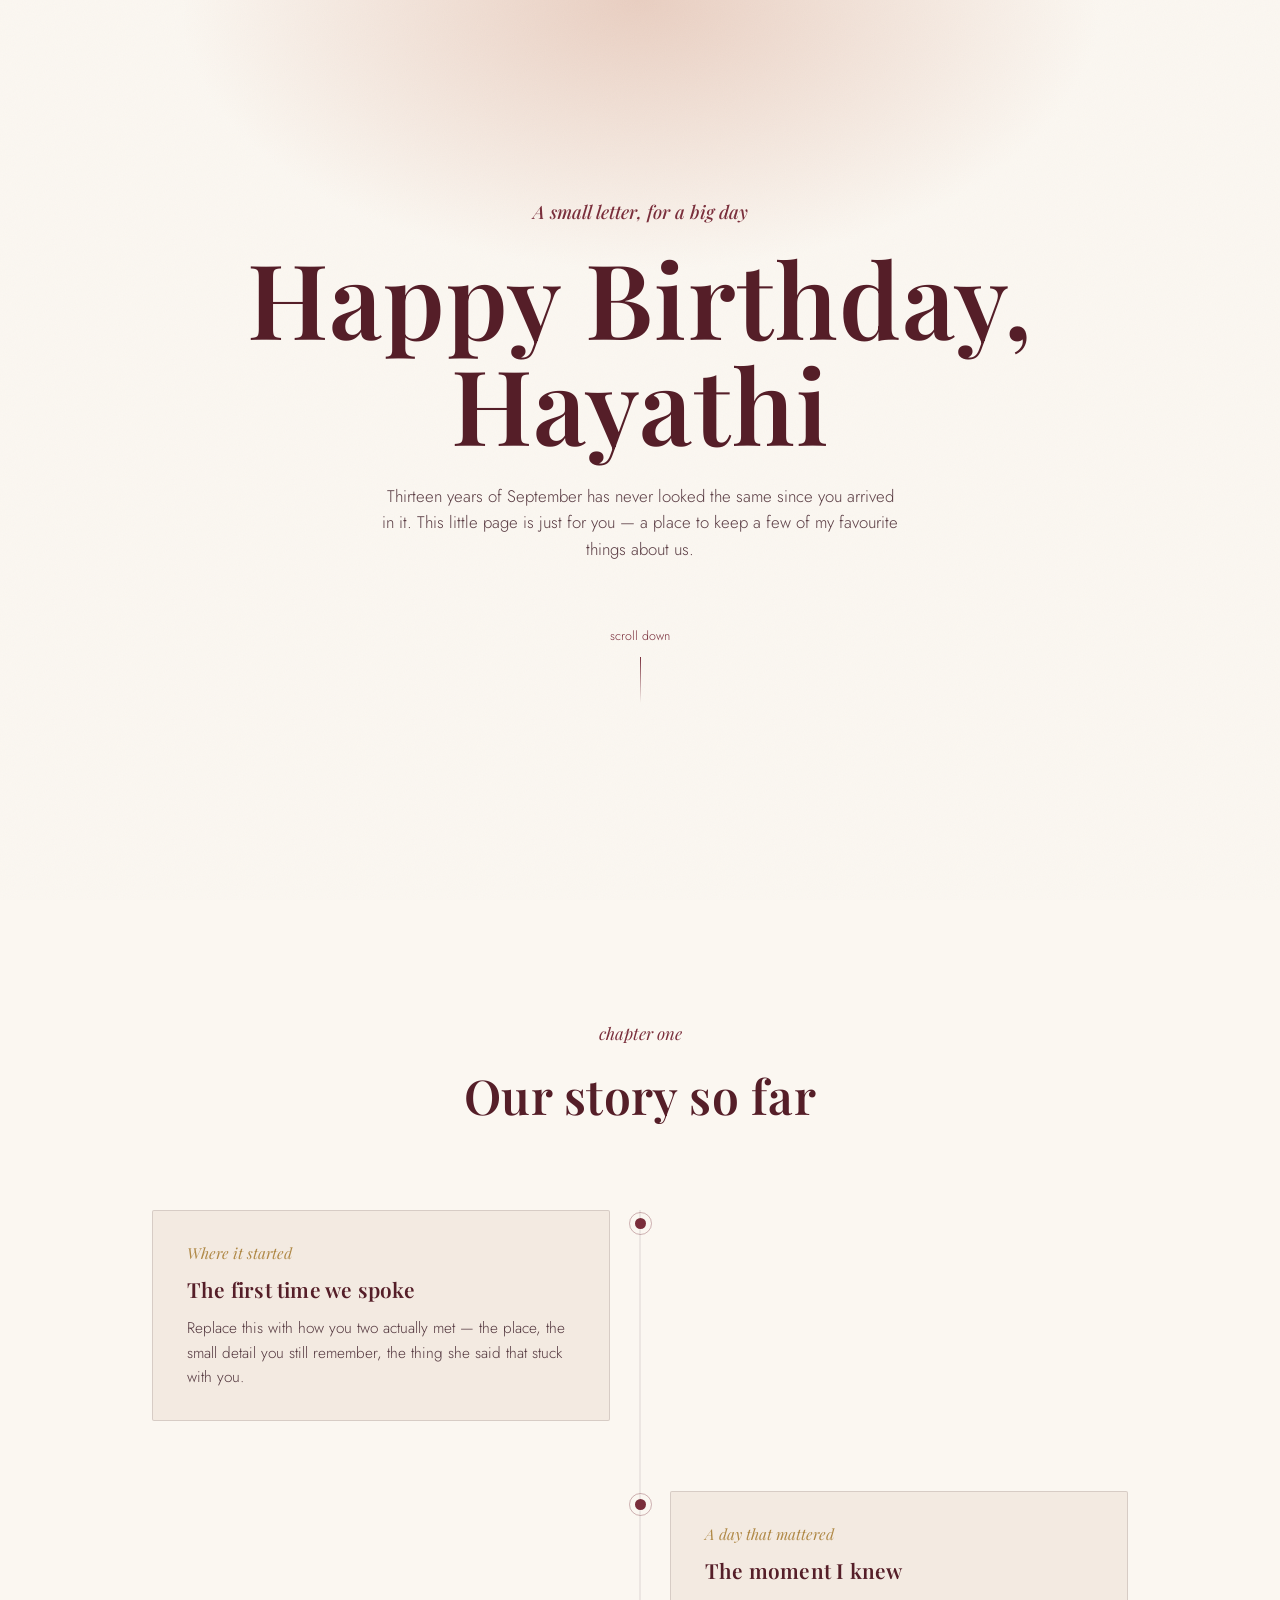
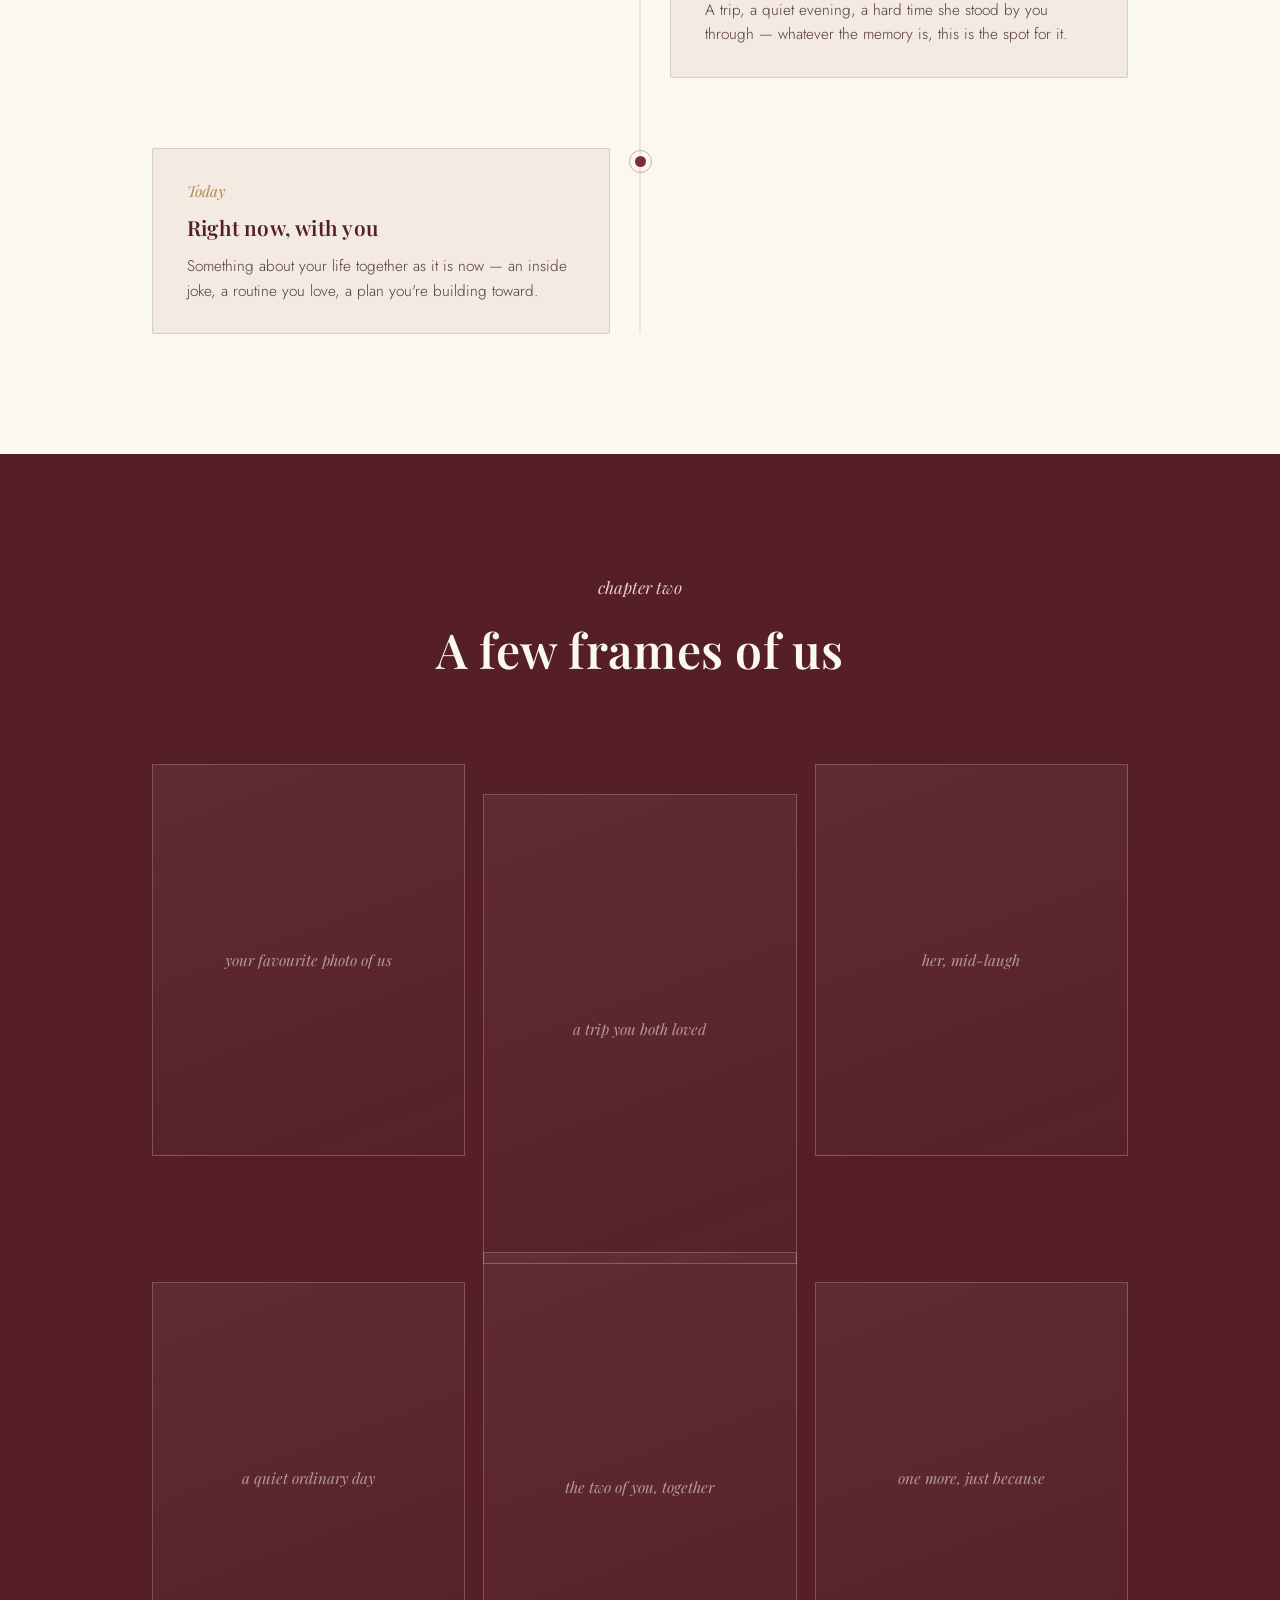
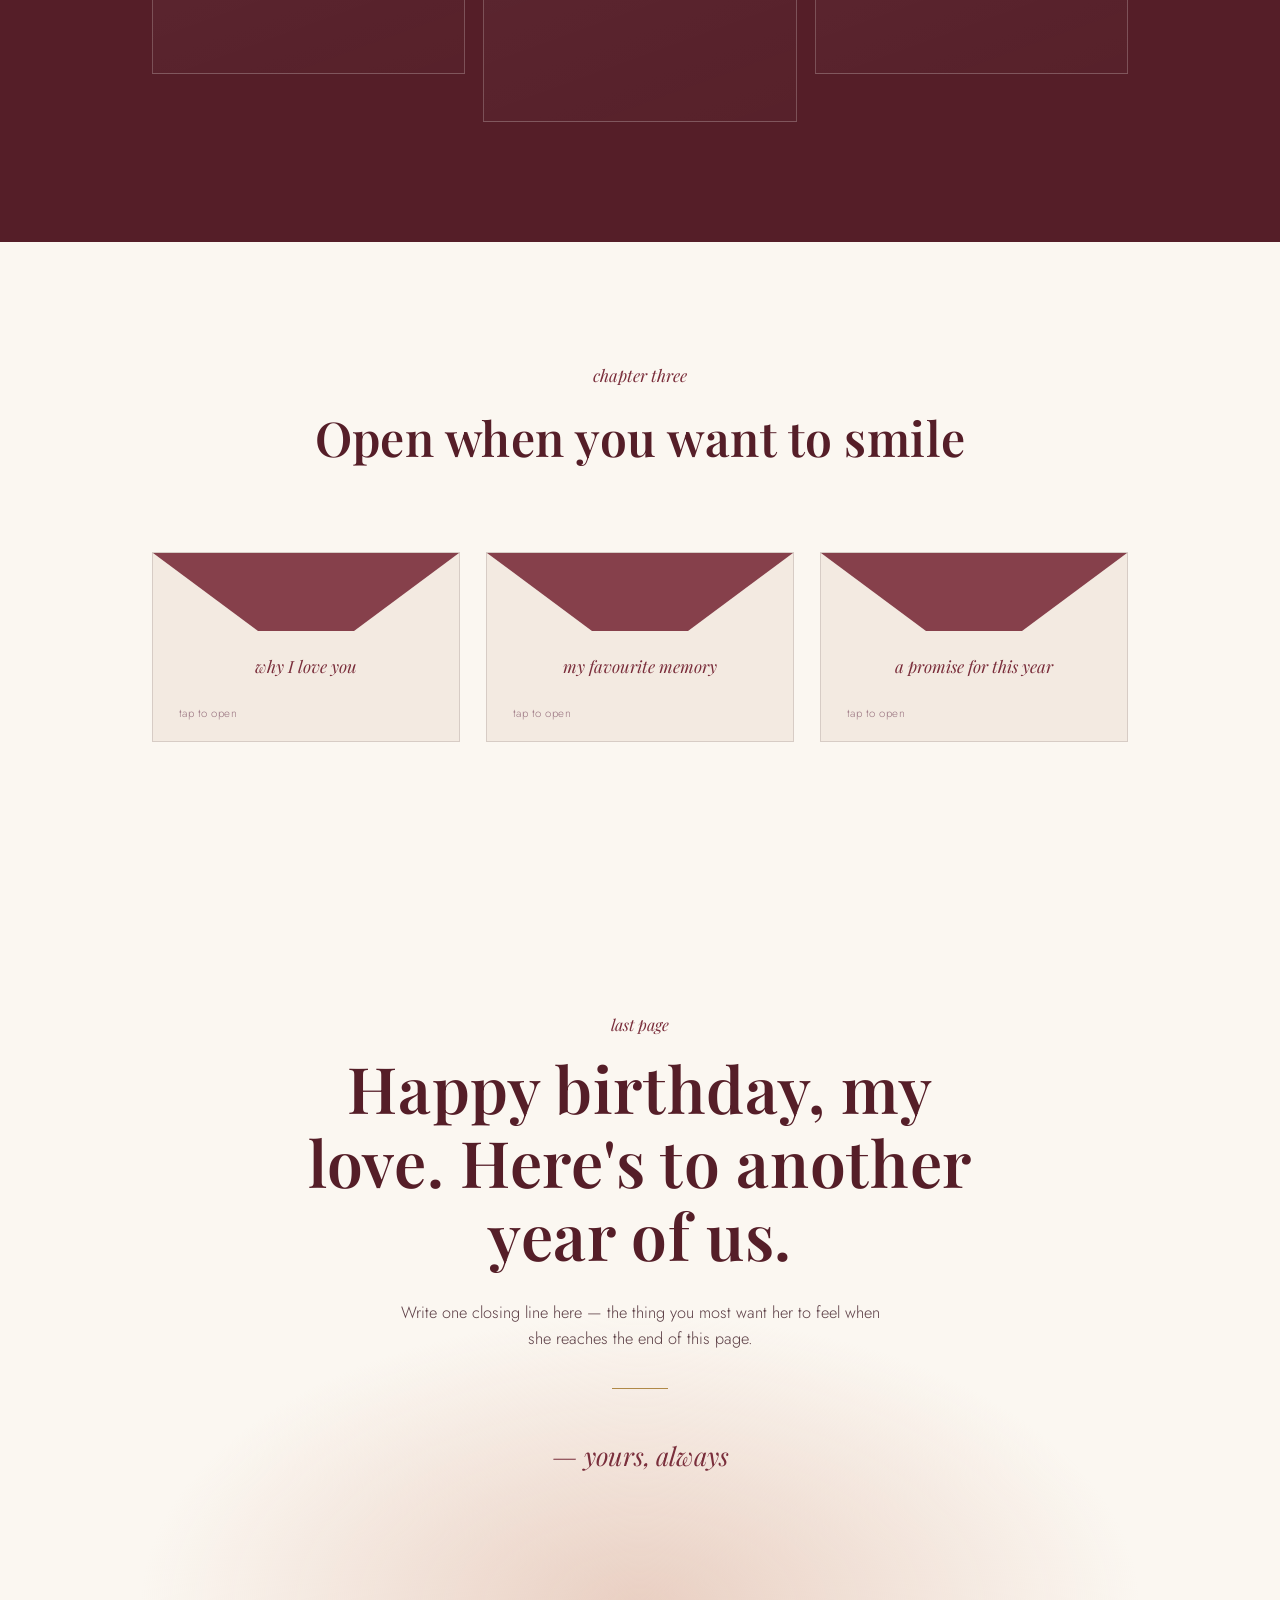
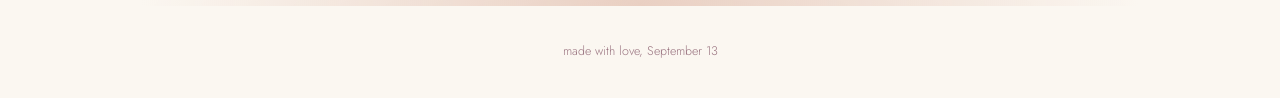
<file: msg_7_hayathi-love-site.html>
<!DOCTYPE html>
<html lang="en">
<head>
<meta charset="UTF-8">
<meta name="viewport" content="width=device-width, initial-scale=1.0">
<title>For Hayathi</title>
<link rel="preconnect" href="https://fonts.googleapis.com">
<link href="https://fonts.googleapis.com/css2?family=Playfair+Display:ital,wght@0,400;0,600;0,700;1,500&family=Jost:wght@300;400;500&display=swap" rel="stylesheet">
<style>
  :root{
    --paper:#FBF7F1;
    --paper-deep:#F3EAE1;
    --ink:#2B1620;
    --wine:#7A2E3B;
    --wine-deep:#551E28;
    --gold:#B08947;
    --blush:#E9CFC2;
    --line: rgba(43,22,32,0.14);
  }

  *{box-sizing:border-box; margin:0; padding:0;}

  html{scroll-behavior:smooth;}

  body{
    background:var(--paper);
    color:var(--ink);
    font-family:'Jost', sans-serif;
    font-weight:300;
    line-height:1.6;
    overflow-x:hidden;
  }

  h1,h2,h3, .display{
    font-family:'Playfair Display', serif;
    font-weight:600;
    color:var(--wine-deep);
    letter-spacing:0.01em;
  }

  .container{
    max-width:1040px;
    margin:0 auto;
    padding:0 32px;
  }

  a{color:inherit;}

  /* ---------- texture ---------- */
  .grain{
    position:fixed; inset:0; pointer-events:none; z-index:5;
    opacity:0.035; mix-blend-mode:multiply;
    background-image:url("data:image/svg+xml,%3Csvg xmlns='http://www.w3.org/2000/svg' width='120' height='120'%3E%3Cfilter id='n'%3E%3CfeTurbulence type='fractalNoise' baseFrequency='0.9' numOctaves='2' stitchTiles='stitch'/%3E%3C/filter%3E%3Crect width='100%25' height='100%25' filter='url(%23n)'/%3E%3C/svg%3E");
  }

  /* ---------- hero ---------- */
  .hero{
    min-height:100svh;
    display:flex;
    flex-direction:column;
    align-items:center;
    justify-content:center;
    text-align:center;
    position:relative;
    padding:60px 32px;
    background:
      radial-gradient(ellipse 60% 50% at 50% 0%, var(--blush) 0%, transparent 60%),
      var(--paper);
  }

  .hero-eyebrow{
    font-family:'Playfair Display', serif;
    font-style:italic;
    font-weight:500;
    font-size:1.15rem;
    color:var(--wine);
    margin-bottom:18px;
    opacity:0;
    animation:riseIn 1s ease 0.2s forwards;
  }

  .hero h1{
    font-size:clamp(3.2rem, 9vw, 6.5rem);
    line-height:1.02;
    opacity:0;
    animation:riseIn 1.1s ease 0.5s forwards;
  }

  .hero-sub{
    max-width:520px;
    margin:26px auto 0;
    font-size:1.05rem;
    color:#5b3d44;
    opacity:0;
    animation:riseIn 1s ease 0.9s forwards;
  }

  .hero-scroll{
    margin-top:64px;
    display:flex;
    flex-direction:column;
    align-items:center;
    gap:10px;
    font-size:0.78rem;
    color:var(--wine);
    opacity:0;
    animation:riseIn 1s ease 1.3s forwards;
  }

  .hero-scroll .stem{
    width:1px; height:46px;
    background:linear-gradient(var(--wine), transparent);
    animation:stemGrow 1.8s ease 1.6s forwards;
    transform-origin:top;
    transform:scaleY(0);
  }

  @keyframes riseIn{
    from{opacity:0; transform:translateY(16px);}
    to{opacity:1; transform:translateY(0);}
  }
  @keyframes stemGrow{
    to{transform:scaleY(1);}
  }

  /* ---------- section shell ---------- */
  section{
    padding:120px 0;
    position:relative;
  }

  .section-head{
    text-align:center;
    margin-bottom:76px;
  }

  .section-head .kicker{
    font-family:'Playfair Display', serif;
    font-style:italic;
    color:var(--wine);
    font-size:1.05rem;
    margin-bottom:10px;
  }

  .section-head h2{
    font-size:clamp(2.1rem, 4.5vw, 3rem);
  }

  /* ---------- timeline ---------- */
  .timeline{
    position:relative;
    padding-left:0;
  }

  .timeline::before{
    content:'';
    position:absolute;
    left:50%;
    top:0; bottom:0;
    width:1px;
    background:var(--line);
    transform:translateX(-50%);
  }

  .t-item{
    display:grid;
    grid-template-columns:1fr 60px 1fr;
    align-items:start;
    margin-bottom:70px;
  }

  .t-item:last-child{margin-bottom:0;}

  .t-card{
    background:var(--paper-deep);
    border:1px solid var(--line);
    padding:30px 34px;
    border-radius:2px;
  }

  .t-item:nth-child(odd) .t-card{grid-column:1;}
  .t-item:nth-child(odd) .t-spacer{grid-column:3;}
  .t-item:nth-child(even) .t-card{grid-column:3;}
  .t-item:nth-child(even) .t-spacer{grid-column:1;}

  .t-dot{
    grid-column:2;
    width:11px; height:11px;
    background:var(--wine);
    border-radius:50%;
    margin:8px auto 0;
    position:relative;
  }
  .t-dot::after{
    content:'';
    position:absolute;
    inset:-6px;
    border:1px solid var(--wine);
    border-radius:50%;
    opacity:0.35;
  }

  .t-date{
    font-family:'Playfair Display', serif;
    font-style:italic;
    color:var(--gold);
    font-size:0.95rem;
    margin-bottom:8px;
    display:block;
  }

  .t-card h3{
    font-size:1.3rem;
    margin-bottom:10px;
  }

  .t-card p{
    font-size:0.96rem;
    color:#54383f;
  }

  @media (max-width:720px){
    .timeline::before{left:20px;}
    .t-item{grid-template-columns:44px 1fr; column-gap:16px;}
    .t-dot{grid-column:1; margin:8px 0 0 auto;}
    .t-item:nth-child(odd) .t-card,
    .t-item:nth-child(even) .t-card{grid-column:2;}
    .t-spacer{display:none;}
  }

  /* ---------- gallery ---------- */
  .gallery{
    background:var(--wine-deep);
    color:var(--paper);
  }
  .gallery .section-head h2, .gallery .kicker{color:var(--paper);}
  .gallery .kicker{color:var(--blush);}

  .gallery-grid{
    display:grid;
    grid-template-columns:repeat(3, 1fr);
    gap:18px;
  }

  .frame{
    aspect-ratio:4/5;
    background:
      linear-gradient(160deg, rgba(255,255,255,0.06), rgba(255,255,255,0.01));
    border:1px solid rgba(251,247,241,0.22);
    display:flex;
    align-items:center;
    justify-content:center;
    text-align:center;
    padding:20px;
    font-family:'Playfair Display', serif;
    font-style:italic;
    color:rgba(251,247,241,0.55);
    font-size:0.95rem;
    position:relative;
    overflow:hidden;
  }

  .frame img{
    width:100%; height:100%; object-fit:cover;
    position:absolute; inset:0;
  }

  .frame:nth-child(2){aspect-ratio:4/6; margin-top:30px;}
  .frame:nth-child(5){aspect-ratio:4/6; margin-top:-30px;}

  @media (max-width:720px){
    .gallery-grid{grid-template-columns:repeat(2,1fr);}
    .frame:nth-child(2), .frame:nth-child(5){margin-top:0;}
  }

  /* ---------- envelopes / love notes ---------- */
  .notes-grid{
    display:grid;
    grid-template-columns:repeat(3, 1fr);
    gap:26px;
  }

  @media (max-width:720px){
    .notes-grid{grid-template-columns:1fr;}
  }

  .envelope{
    background:var(--paper-deep);
    border:1px solid var(--line);
    padding:0;
    cursor:pointer;
    position:relative;
    min-height:190px;
    display:flex;
    flex-direction:column;
    justify-content:flex-end;
    overflow:hidden;
    transition:border-color 0.3s ease;
  }

  .envelope:hover{border-color:var(--gold);}

  .envelope .flap{
    position:absolute;
    top:0; left:0; right:0;
    height:0;
    border-left:105px solid transparent;
    border-right:105px solid transparent;
    border-top:78px solid var(--wine);
    opacity:0.9;
    transition:transform 0.45s cubic-bezier(.6,0,.4,1), opacity 0.3s ease;
    transform-origin:top;
  }

  .envelope.open .flap{
    transform:rotateX(180deg);
    opacity:0;
  }

  .envelope-label{
    padding:24px 26px;
    font-family:'Playfair Display', serif;
    font-style:italic;
    color:var(--wine);
    font-size:1.05rem;
    text-align:center;
    transition:opacity 0.25s ease;
  }

  .envelope.open .envelope-label{display:none;}

  .envelope-message{
    display:none;
    padding:28px 26px 30px;
    font-size:0.95rem;
    color:#4a2f36;
    animation:fadeMsg 0.5s ease forwards;
  }

  .envelope.open .envelope-message{display:block;}

  @keyframes fadeMsg{
    from{opacity:0; transform:translateY(6px);}
    to{opacity:1; transform:translateY(0);}
  }

  .envelope-hint{
    font-size:0.72rem;
    letter-spacing:0.04em;
    color:#9a7480;
    padding:0 26px 18px;
  }

  /* ---------- closing ---------- */
  .closing{
    text-align:center;
    padding:150px 32px 130px;
    background:
      radial-gradient(ellipse 60% 60% at 50% 100%, var(--blush) 0%, transparent 65%),
      var(--paper);
  }

  .closing h2{
    font-size:clamp(2.3rem, 6vw, 4rem);
    max-width:680px;
    margin:0 auto 28px;
    line-height:1.15;
  }

  .closing p{
    max-width:480px;
    margin:0 auto;
    color:#5b3d44;
    font-size:1.02rem;
  }

  .signature{
    margin-top:46px;
    font-family:'Playfair Display', serif;
    font-style:italic;
    font-size:1.6rem;
    color:var(--wine);
  }

  .divider{
    width:56px; height:1px;
    background:var(--gold);
    margin:36px auto;
  }

  footer{
    text-align:center;
    padding:36px;
    font-size:0.78rem;
    color:#9a7480;
  }
</style>
</head>
<body>

<div class="grain"></div>

<!-- HERO -->
<section class="hero">
  <div class="hero-eyebrow">A small letter, for a big day</div>
  <h1>Happy Birthday,<br>Hayathi</h1>
  <p class="hero-sub">Thirteen years of September has never looked the same since you arrived in it. This little page is just for you — a place to keep a few of my favourite things about us.</p>
  <div class="hero-scroll">
    <span>scroll down</span>
    <span class="stem"></span>
  </div>
</section>

<!-- OUR STORY -->
<section id="story">
  <div class="container">
    <div class="section-head">
      <div class="kicker">chapter one</div>
      <h2>Our story so far</h2>
    </div>

    <div class="timeline">
      <div class="t-item">
        <div class="t-card">
          <span class="t-date">Where it started</span>
          <h3>The first time we spoke</h3>
          <p>Replace this with how you two actually met — the place, the small detail you still remember, the thing she said that stuck with you.</p>
        </div>
        <div class="t-dot"></div>
        <div class="t-spacer"></div>
      </div>

      <div class="t-item">
        <div class="t-spacer"></div>
        <div class="t-dot"></div>
        <div class="t-card">
          <span class="t-date">A day that mattered</span>
          <h3>The moment I knew</h3>
          <p>A trip, a quiet evening, a hard time she stood by you through — whatever the memory is, this is the spot for it.</p>
        </div>
      </div>

      <div class="t-item">
        <div class="t-card">
          <span class="t-date">Today</span>
          <h3>Right now, with you</h3>
          <p>Something about your life together as it is now — an inside joke, a routine you love, a plan you're building toward.</p>
        </div>
        <div class="t-dot"></div>
        <div class="t-spacer"></div>
      </div>
    </div>
  </div>
</section>

<!-- GALLERY -->
<section class="gallery" id="gallery">
  <div class="container">
    <div class="section-head">
      <div class="kicker">chapter two</div>
      <h2>A few frames of us</h2>
    </div>
    <div class="gallery-grid">
      <div class="frame">your favourite photo of us</div>
      <div class="frame">a trip you both loved</div>
      <div class="frame">her, mid-laugh</div>
      <div class="frame">a quiet ordinary day</div>
      <div class="frame">the two of you, together</div>
      <div class="frame">one more, just because</div>
    </div>
  </div>
</section>

<!-- LOVE NOTES -->
<section id="notes">
  <div class="container">
    <div class="section-head">
      <div class="kicker">chapter three</div>
      <h2>Open when you want to smile</h2>
    </div>
    <div class="notes-grid">
      <div class="envelope" onclick="this.classList.toggle('open')">
        <div class="flap"></div>
        <div class="envelope-label">why I love you</div>
        <div class="envelope-message">Write three or four honest, specific lines here — not generic compliments, but things only you would know about her.</div>
        <div class="envelope-hint">tap to open</div>
      </div>
      <div class="envelope" onclick="this.classList.toggle('open')">
        <div class="flap"></div>
        <div class="envelope-label">my favourite memory</div>
        <div class="envelope-message">Describe one specific memory in detail — where you were, what she was wearing, what made it stick with you.</div>
        <div class="envelope-hint">tap to open</div>
      </div>
      <div class="envelope" onclick="this.classList.toggle('open')">
        <div class="flap"></div>
        <div class="envelope-label">a promise for this year</div>
        <div class="envelope-message">Something you want to do together, or a small promise for the year ahead — a trip, a habit, a change.</div>
        <div class="envelope-hint">tap to open</div>
      </div>
    </div>
  </div>
</section>

<!-- CLOSING -->
<section class="closing">
  <div class="kicker" style="font-family:'Playfair Display',serif;font-style:italic;color:var(--wine);margin-bottom:14px;">last page</div>
  <h2>Happy birthday, my love. Here's to another year of us.</h2>
  <p>Write one closing line here — the thing you most want her to feel when she reaches the end of this page.</p>
  <div class="divider"></div>
  <div class="signature">— yours, always</div>
</section>

<footer>made with love, September 13</footer>

</body>
</html>
</file>
